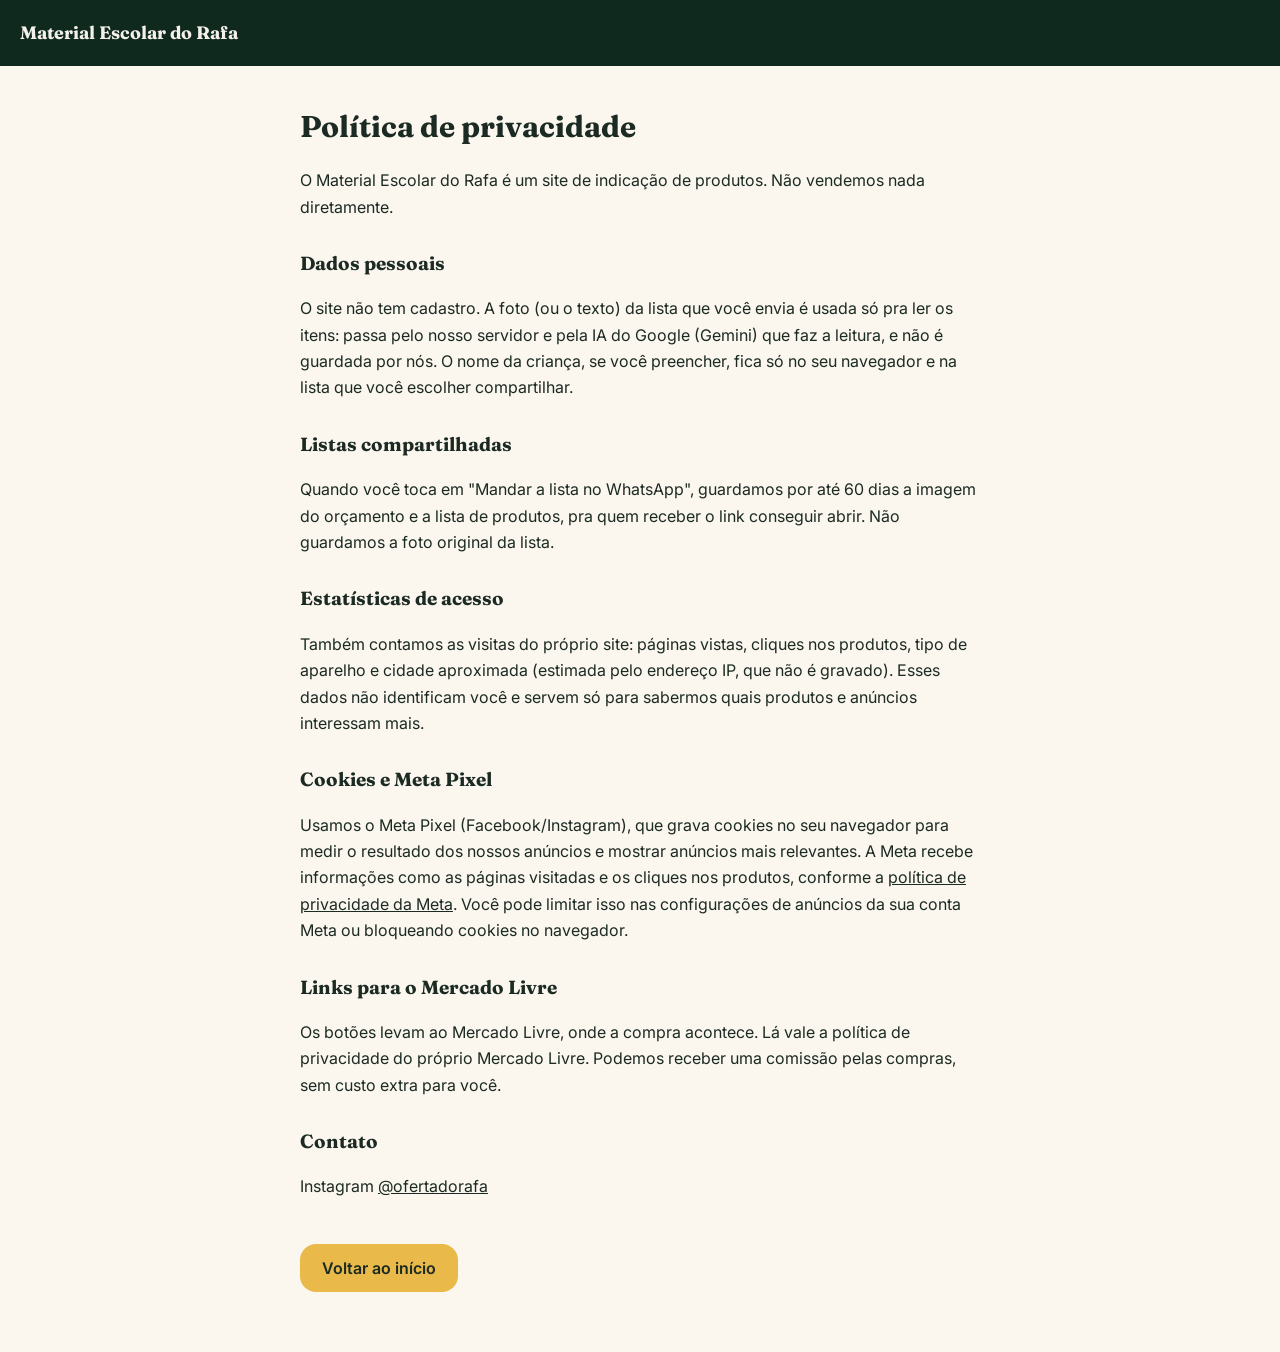
<file: privacidade.html>
<!doctype html>
<html lang="pt-BR">
<head>
<meta charset="utf-8">
<meta name="viewport" content="width=device-width, initial-scale=1">
<title>Política de privacidade — Material Escolar do Rafa</title>
<meta name="description" content="Como o Material Escolar do Rafa trata seus dados, cookies do Meta Pixel e links para o Mercado Livre.">
<link rel="icon" href="/favicon.svg" type="image/svg+xml">
<link href="https://fonts.googleapis.com/css2?family=Inter:wght@400;600&family=Fraunces:opsz,wght@9..144,600;9..144,700&display=swap" rel="stylesheet">
<script>
!function(f,b,e,v,n,t,s){if(f.fbq)return;n=f.fbq=function(){n.callMethod?n.callMethod.apply(n,arguments):n.queue.push(arguments)};if(!f._fbq)f._fbq=n;n.push=n;n.loaded=!0;n.version='2.0';n.queue=[];t=b.createElement(e);t.async=!0;t.src=v;s=b.getElementsByTagName(e)[0];s.parentNode.insertBefore(t,s)}(window,document,'script','https://connect.facebook.net/en_US/fbevents.js');
fbq('init','4651558238447028');fbq('track','PageView');
</script>
<style>
body{margin:0;font-family:Inter,system-ui,sans-serif;background:#FBF7EF;color:#1B2A22;line-height:1.65}
header{background:#10291F;color:#F4F1EA;padding:18px 20px}
header a{color:inherit;text-decoration:none;font-family:Fraunces,serif;font-weight:700;font-size:18px}
main{max-width:680px;margin:0 auto;padding:36px 20px 60px}
h1{font-family:Fraunces,serif;font-size:30px;margin:0 0 16px}h2{font-family:Fraunces,serif;font-size:19px;margin:28px 0 6px}
a{color:#1B2A22}
.btn{display:inline-flex;min-height:48px;align-items:center;padding:0 22px;border-radius:16px;background:#E9B949;font-weight:600;text-decoration:none;margin-top:28px}
</style>
</head>
<body>
<header><a href="/">Material Escolar do Rafa</a></header>
<main>
<h1>Política de privacidade</h1>
<p>O Material Escolar do Rafa é um site de indicação de produtos. Não vendemos nada diretamente.</p>
<h2>Dados pessoais</h2>
<p>O site não tem cadastro. A foto (ou o texto) da lista que você envia é usada só pra ler os itens: passa pelo nosso servidor e pela IA do Google (Gemini) que faz a leitura, e não é guardada por nós. O nome da criança, se você preencher, fica só no seu navegador e na lista que você escolher compartilhar.</p>
<h2>Listas compartilhadas</h2>
<p>Quando você toca em "Mandar a lista no WhatsApp", guardamos por até 60 dias a imagem do orçamento e a lista de produtos, pra quem receber o link conseguir abrir. Não guardamos a foto original da lista.</p>
<h2>Estatísticas de acesso</h2>
<p>Também contamos as visitas do próprio site: páginas vistas, cliques nos produtos, tipo de aparelho e cidade aproximada (estimada pelo endereço IP, que não é gravado). Esses dados não identificam você e servem só para sabermos quais produtos e anúncios interessam mais.</p>
<h2>Cookies e Meta Pixel</h2>
<p>Usamos o Meta Pixel (Facebook/Instagram), que grava cookies no seu navegador para medir o resultado dos nossos anúncios e mostrar anúncios mais relevantes. A Meta recebe informações como as páginas visitadas e os cliques nos produtos, conforme a <a href="https://www.facebook.com/privacy/policy" target="_blank" rel="noopener">política de privacidade da Meta</a>. Você pode limitar isso nas configurações de anúncios da sua conta Meta ou bloqueando cookies no navegador.</p>
<h2>Links para o Mercado Livre</h2>
<p>Os botões levam ao Mercado Livre, onde a compra acontece. Lá vale a política de privacidade do próprio Mercado Livre. Podemos receber uma comissão pelas compras, sem custo extra para você.</p>
<h2>Contato</h2>
<p>Instagram <a href="https://instagram.com/ofertadorafa" target="_blank" rel="noopener">@ofertadorafa</a></p>
<a class="btn" href="/">Voltar ao início</a>
</main>
</body>
</html>
</file>
